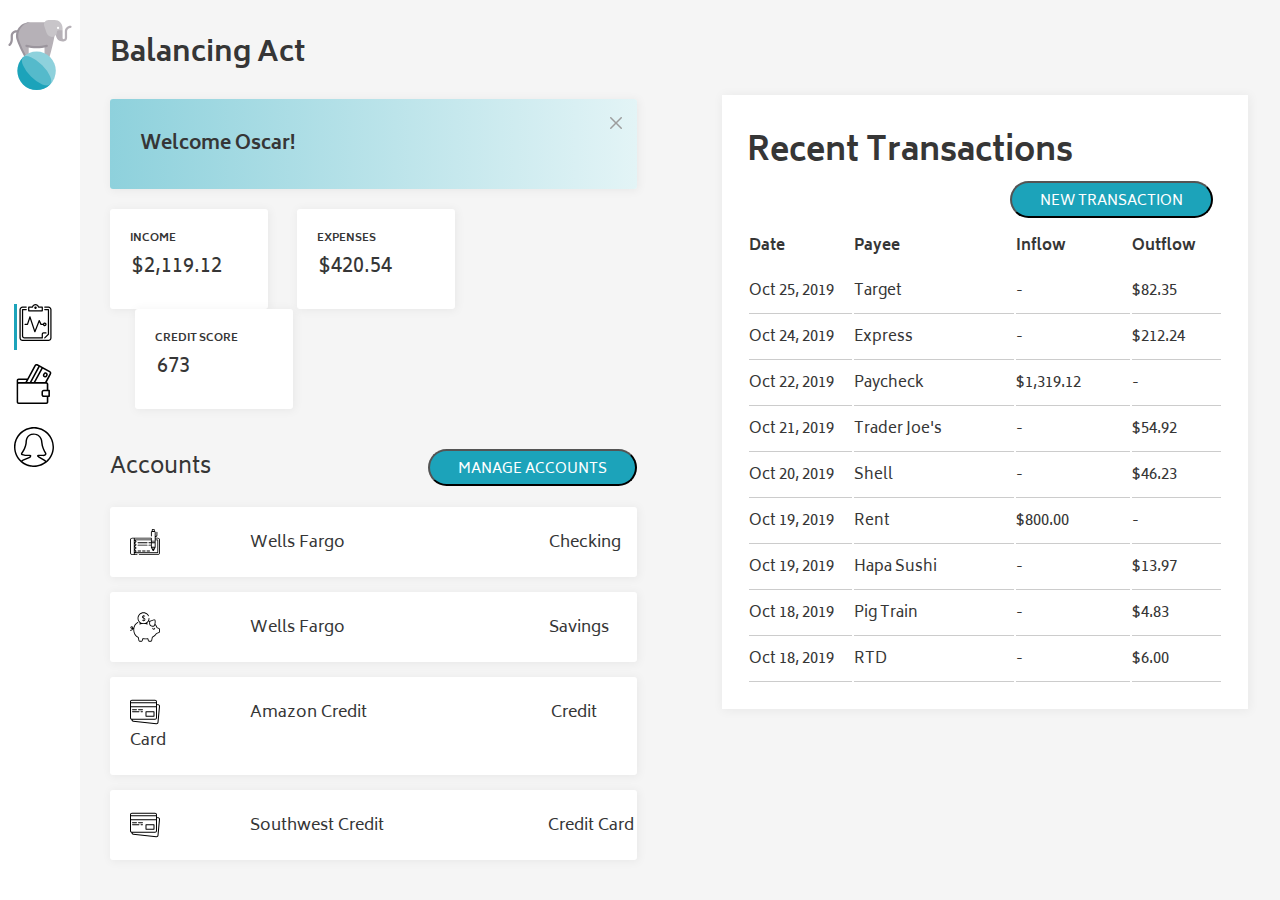
<file: index.html>
<!DOCTYPE html>
<html>
  <head>
    <title>Balancing Act - Budget</title>
    <link href="https://fonts.googleapis.com/css?family=Biryani" rel="stylesheet">
    <link href="styles.css" type="text/css" rel="stylesheet">
  </head>
  <body>
    <section class="navigation">
      <img src="assets/elephant.svg" alt="elephant logo" class="elephant">
      <nav>
        <button class="dashboard-button nav-icon-button"><img src="assets/dashboard.svg" alt="dashboard"></button>
        <button class="wallet-button"><img src="assets/transactions.svg" alt="wallet"></button>
        <button class="profile-button"><img src="assets/profile.svg" alt="profile"></button>
      </nav>
    </section>
    <main>
      <div class="overview">
        <div class="left-container">
          <header>
            <h1>Balancing Act</h1>
          </header>
          <section class="welcome">
            <button class="close-button"><img class="close-img" src="assets/close.svg" alt="close icon"/></button>
            <h3 class="name">Welcome Oscar!</h3>
          </section>
          <div class="income-cards">
            <section class="card income">
                <h6>Income</h6>
                <p>$2,119.12</p>
            </section>
            <section class="card expenses">
              <h6>Expenses</h6>
              <p>$420.54</p>
            </section>
            <section class="card credit">
              <h6>Credit Score</h6>
              <p>673</p>
            </section>
          </div>
          <div class="accounts-banner">
            <span class="title">Accounts</span>
            <button class="accounts-button">Manage Accounts</button>
          </div>
          <div class="accounts">
            <section class="account-cards">
              <img src="assets/checking.svg" alt="checking icon">
              <span class="column-one">Wells Fargo</span>
              <span class="column-two">Checking</span>
            </section>
            <section class="account-cards">
              <img src="assets/savings.svg" alt="savings icon">
              <span class="column-one">Wells Fargo</span>
              <span class="column-two">Savings</span>
            </section>
            <section class="account-cards">
              <img src="assets/credit-card.svg" alt="credit card icon">
              <span class="column-one">Amazon Credit</span>
              <span class="column-two amazon">Credit Card</span>
            </section>
            <section class="account-cards">
              <img src="assets/credit-card.svg" alt="credit card icon" width="30px">
              <span class="column-one">Southwest Credit</span>
              <span class="column-two southwest">Credit Card</span>
            </section>
          </div>
        </div>
        <div class="right-container">
          <section class="transactions">
            <div class="recent-banner">
              <h1 class="recent-title">Recent Transactions</h1>
              <button type="button" name="button" class="transaction-button">New Transaction</button>
            </div>
            <section>
              <table class="trans-table">
                <tr>
                  <th class="heading-date">Date</th>
                  <th class="heading-payee">Payee</th>
                  <th class="heading-inflow">Inflow</th>
                  <th class="heading-outflow">Outflow</th>
                </tr>
                <tr>
                  <td class="table-date">Oct 25, 2019</td>
                  <td class="table-payee">Target</td>
                  <td class="table-inflow">-</td>
                  <td class="table-outflow">$82.35</td>
                </tr>
                <tr>
                  <td class="table-date">Oct 24, 2019</td>
                  <td class="table-payee">Express</td>
                  <td class="table-inflow">-</td>
                  <td class="table-outflow">$212.24</td>
                </tr>
                <tr>
                  <td class="table-date">Oct 22, 2019</td>
                  <td class="table-payee">Paycheck</td>
                  <td class="table-inflow">$1,319.12</td>
                  <td class="table-outflow">-</td>
                </tr>
                <tr>
                  <td class="table-date">Oct 21, 2019</td>
                  <td class="table-payee">Trader Joe's</td>
                  <td class="table-inflow">-</td>
                  <td class="table-outflow">$54.92</td>
                </tr>
                <tr>
                  <td class="table-date">Oct 20, 2019</td>
                  <td class="table-payee">Shell</td>
                  <td class="table-inflow">-</td>
                  <td class="table-outflow">$46.23</td>
                </tr>
                <tr>
                  <td class="table-date">Oct 19, 2019</td>
                  <td class="table-payee">Rent</td>
                  <td class="table-inflow">$800.00</td>
                  <td class="table-outflow">-</td>
                </tr>
                <tr>
                  <td class="table-date">Oct 19, 2019</td>
                  <td class="table-payee">Hapa Sushi</td>
                  <td class="table-inflow">-</td>
                  <td class="table-outflow">$13.97</td>
                </tr>
                <tr>
                  <td class="table-date">Oct 18, 2019</td>
                  <td class="table-payee">Pig Train</td>
                  <td class="table-inflow">-</td>
                  <td class="table-outflow">$4.83</td>
                </tr>
                <tr>
                  <td class="table-date">Oct 18, 2019</td>
                  <td class="table-payee">RTD</td>
                  <td class="table-inflow">-</td>
                  <td class="table-outflow">$6.00</td>
                </tr>
              </table>
            </section>
          </section>
        </div>
      </div>
    </main>
  </body>
  <script type="text/javascript" src="main.js"></script>
</html>
</file>
<file: styles.css>
* {
  box-sizing: border-box;
  font-family: 'Biryani', sans-serif;
  margin: 0;
  padding: 0;
}

body {
  background-color: #F5F5F5;
  color: #363636;
  margin-left: 80px;
  padding-left: 30px;
}

.navigation {
  width: 80px;
  height: 100vh;
  position: fixed;
  top: 0;
  left: 0;
  margin: 0;
  padding: 0;
  background-color: white;
}

.navigation .elephant {
  width: 70px;
  margin: 5px;
  margin-top: 20px;
  margin-bottom: 190px;
}

nav button {
  display: block;
  width: 40px;
  margin: 14px;
  background: transparent;
  border: none;
  outline: none;
}

.nav-icon-button {
  border-left: 3px solid #1CA3BA;
}

.elephant {
  width: 50px;
}

/* container styling */

.left-container, .right-container{
  float: left;
  width: 45%;
  padding: 30px 0px 5px;
  margin: 0;
}

.right-container {
  background-color: white;
  padding: 0;
  margin-left: 85px;
  margin-top: 95px;
  box-shadow: 1px 1px 10px 1px rgba(0,0,0,0.05);
}

/* top header */

header {
  font-size: 14px;
}

/* welcome banner */

.welcome {
  width: 100%;
  height: 90px;
  margin-top: 20px;
  background-image: linear-gradient(to right, #8ED1DC, #E3F4F6);
  position: relative;
  border-radius: 3px;
  box-shadow: 1px 1px 10px 1px rgba(0,0,0,0.05);
}

.close-img {
  height: 12px
}

.close-button {
  position: absolute;
  top: 15px;
  right: 15px;
  background: transparent;
  border: none;
}

.name {
  padding: 29px 70px 20px 30px;
}

/* income card styling */

.income-cards {
  margin-top: 20px;
}

.card {
  display: inline-block;
  width: 30%;
  height: 100px;
  margin: 0;
  background-color: white;
  text-align: left;
  padding-left: 20px;
  text-transform: uppercase;
  border-radius: 3px;
  box-shadow: 1px 1px 10px 1px rgba(0,0,0,0.05);
}

.card h6 {
  margin: 0;
  margin-top: 20px;
}

.card p {
  font-size: 20px;
  margin: 2px;
}

.expenses,
.credit {
  margin-left: 25px;
}

/* accounts title styling */

.accounts-banner {
  margin: 40px 0px 20px;
}

.title {
  padding-top: 15px;
  padding-right: 200px;
  font-size: 22px;
}

.accounts-button,
.transaction-button {
  float: right;
  background-color: #1CA3BA;
  padding: 6px 28px 2px;
  font-size: 14px;
  border-radius: 20px;
  color: white;
  text-transform: uppercase;
}

.accounts-button {
  margin-top: 0px;
}

/* account cards styling */

.account-cards {
  margin-bottom: 15px;
  padding: 22px 0px 20px 20px;
  background-color: white;
  box-shadow: 1px 1px 10px 1px rgba(0,0,0,0.05);
  border-radius: 3px;
  position: relative;
}

.accounts img {
  position: absolute;
  top: 20px;
  width: 30px;
}

.accounts span {
  padding-top: 10px;
}

.accounts .column-one {
  margin-left: 120px;
}

.accounts .column-two {
  margin-left: 200px;
}

.accounts .amazon {
  margin-left: 180px;
}

.accounts .southwest {
  margin-left: 160px;
}

/* recent title styling */

.recent-banner {
  margin: 30px 0px 20px;
}

.recent-title {
  float: left;
  margin-left: 25px;
}

.transaction-button {
  margin-right: 35px;
}

/* table styling */

.trans-table {
  float: left;
  padding: 25px;
  padding-top: 5px;
  font-size: 15px;
}

th {
  font-weight: bold;
}

th,
td {
  padding: 8px 0;
  border-bottom: 1px solid #CCCCCC;
  text-align: left;
}

.trans-table th {
  border-bottom: none;
}

.table-date {
  width: 8%;
}

.table-account {
  width: 5%;
}

.table-payee {
  width: 11%;
}

.table-inflow {
  width: 6%;
}

.table-outflow {
  width: 3%;
}

/* Style for Transactions page: */

.trans-header {
  width: 100%;
  padding-top: 30px;
}

.trans-title {
  display: inline-block;
  margin-right: 130px;
}

.trans-header button {
  background-color: white;
  color: #1CA3BA;
  border: 1px solid #1CA3BA;
  width: 110px;
  height: 32px;
  padding: 7px 0;
  font-size: 12px;
  border-radius: 20px;
  text-transform: uppercase;
}

.trans-header button:hover {
  color: white;
  background-color: #1CA3BA;
}

.trans-left-container {
  float: left;
  width: 47%;
}

.table-container {
    width: 100%;
    height: 85vh;
    margin-top: 20px;
    overflow: scroll;
}

.trans-table-2 {
  background-color: white;
  padding: 20px 25px;
  box-shadow: 1px 1px 10px 1px rgba(0,0,0,0.05);
  font-size: 14px;
  overflow: scroll;
}

.trans-table-2 th {
  font-size: 15px;
}

.trans-right-container {
  width: 40%;
  height: 85vh;
  margin-top: 20px;
  margin-left: 730px;
  background-color: white;
  box-shadow: 1px 1px 10px 1px rgba(0,0,0,0.05);
}

.new-trans-title {
  text-align: center;
  padding: 30px 0 10px 0;
}

form {
  padding: 0 75px;
}

label {
  display: block;
  height: 30px;
}

select, input {
  margin-bottom: 20px;
  width: 100%;
  height: 30px;
  box-shadow: 1px 1px 10px 1px rgba(0,0,0,0.1);
  border: none;
  border-radius: 5px;
}

select {
  font-size: 14px;
}

.log-button input {
  background-color: #1CA3BA;
  border: none;
  text-decoration: none;
  width: 140px;
  background-color: #1CA3BA;
  color: white;
  padding: 4px 0;
  font-size: 14px;
  border-radius: 20px;
}
</file>
